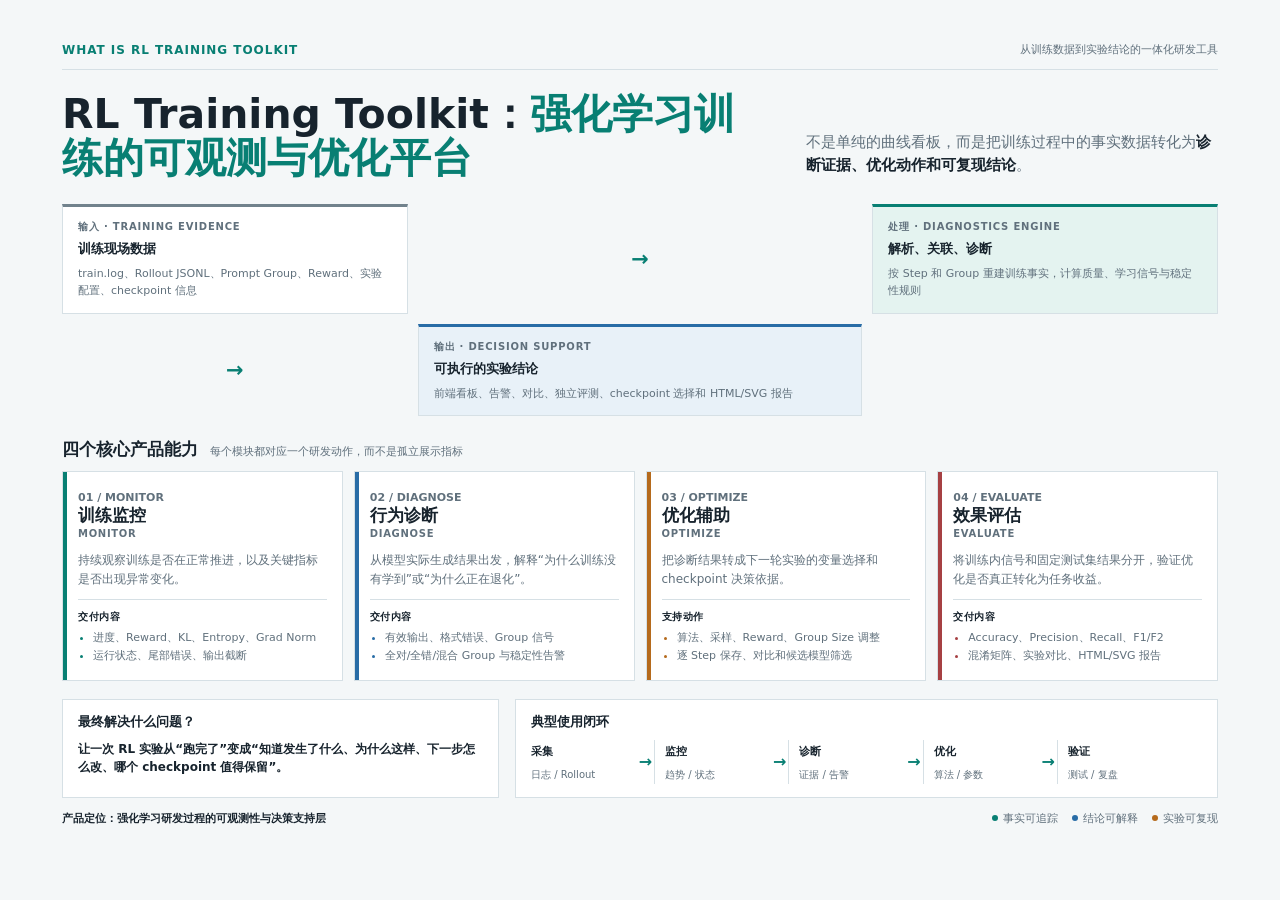
<file: ppt_like/index.html>
<!doctype html>
<html lang="zh-CN">
<head>
<meta charset="utf-8">
<meta name="viewport" content="width=device-width, initial-scale=1">
<title>RL Training Toolkit - What</title>
<style>
:root{--ink:#17232d;--muted:#60707c;--line:#d6e0e5;--paper:#f4f7f8;--white:#fff;--teal:#087f73;--teal-soft:#e4f3f0;--blue:#286ca6;--blue-soft:#e8f1f8;--orange:#b56a1c;--orange-soft:#fff1df;--red:#a64043;--red-soft:#fbe9e9}
*{box-sizing:border-box}body{margin:0;min-width:1080px;min-height:100vh;background:#dfe6e9;color:var(--ink);font-family:Inter,"Noto Sans SC","Microsoft YaHei",system-ui,sans-serif}.slide{width:min(100vw,1600px);min-height:min(100vh,900px);aspect-ratio:16/9;margin:0 auto;padding:42px 62px 36px;background:var(--paper);overflow:hidden}.topline{display:flex;align-items:center;justify-content:space-between;border-bottom:1px solid var(--line);padding-bottom:12px;margin-bottom:22px}.eyebrow{color:var(--teal);font-size:12px;font-weight:800;letter-spacing:.08em;text-transform:uppercase}.slide-tag{color:var(--muted);font-size:11px}.title-row{display:flex;align-items:flex-end;justify-content:space-between;gap:36px;margin-bottom:24px}.title-block{min-width:0}h1{margin:0;font-size:clamp(34px,3.2vw,52px);line-height:1.08;letter-spacing:0}.accent{color:var(--teal)}.definition{max-width:510px;margin:0 0 3px;color:var(--muted);font-size:15px;line-height:1.55}.definition strong{color:var(--ink)}.architecture{display:grid;grid-template-columns:1.05fr 1.35fr 1.05fr;gap:10px;align-items:stretch;margin-bottom:22px}.arch-box{min-height:81px;padding:13px 15px;border:1px solid var(--line);background:var(--white)}.arch-box h2{margin:0 0 7px;font-size:13px}.arch-box p{margin:0;color:var(--muted);font-size:11px;line-height:1.55}.arch-box.input{border-top:3px solid #71828c}.arch-box.core{border-top:3px solid var(--teal);background:var(--teal-soft)}.arch-box.output{border-top:3px solid var(--blue);background:var(--blue-soft)}.arch-label{display:block;margin-bottom:6px;color:var(--muted);font-size:10px;font-weight:800;letter-spacing:.08em;text-transform:uppercase}.arch-arrow{display:flex;align-items:center;justify-content:center;color:var(--teal);font-size:21px;font-weight:800}.capability-heading{display:flex;align-items:baseline;gap:12px;margin:0 0 10px}.capability-heading h2{margin:0;font-size:17px}.capability-heading span{color:var(--muted);font-size:11px}.capabilities{display:grid;grid-template-columns:repeat(4,1fr);gap:11px}.capability{min-height:210px;padding:14px 15px 13px;border:1px solid var(--line);background:var(--white);position:relative}.capability:before{content:"";position:absolute;left:0;top:0;bottom:0;width:4px;background:var(--teal)}.capability:nth-child(2):before{background:var(--blue)}.capability:nth-child(3):before{background:var(--orange)}.capability:nth-child(4):before{background:var(--red)}.cap-head{display:flex;justify-content:space-between;align-items:start;gap:8px;margin-bottom:11px}.cap-index{color:var(--muted);font-size:11px;font-weight:800}.cap-title{margin:0;font-size:17px;line-height:1.2}.cap-en{display:block;margin-top:3px;color:var(--muted);font-size:10px;font-weight:800;letter-spacing:.07em;text-transform:uppercase}.capability p{margin:10px 0 11px;color:var(--muted);font-size:12px;line-height:1.55}.detail{padding-top:10px;border-top:1px solid var(--line)}.detail-label{display:block;margin-bottom:5px;color:var(--ink);font-size:10px;font-weight:800;letter-spacing:.05em}.detail ul{margin:0;padding-left:15px;color:var(--muted);font-size:11px;line-height:1.6}.detail li::marker{color:var(--teal)}.capability:nth-child(2) li::marker{color:var(--blue)}.capability:nth-child(3) li::marker{color:var(--orange)}.capability:nth-child(4) li::marker{color:var(--red)}.bottom{display:grid;grid-template-columns:1.15fr 1.85fr;gap:16px;margin-top:18px}.value-box,.flow-box{border:1px solid var(--line);background:var(--white);padding:13px 15px}.value-box h2,.flow-box h2{margin:0 0 9px;font-size:13px}.value-box p{margin:0;color:var(--muted);font-size:12px;line-height:1.55}.value-box strong{color:var(--ink)}.flow{display:grid;grid-template-columns:repeat(5,1fr);gap:0}.flow-step{position:relative;padding:4px 10px 2px 0;border-right:1px solid var(--line);margin-right:10px}.flow-step:last-child{border-right:0;margin-right:0}.flow-step:not(:last-child):after{content:"→";position:absolute;right:2px;top:12px;color:var(--teal);font-weight:900}.flow-step b{display:block;font-size:11px;margin-bottom:4px}.flow-step span{color:var(--muted);font-size:10px;line-height:1.35}.footer{display:flex;justify-content:space-between;align-items:center;margin-top:13px;color:var(--muted);font-size:11px}.footer strong{color:var(--ink)}.markers{display:flex;gap:14px}.markers span:before{content:"";display:inline-block;width:6px;height:6px;margin:0 5px 1px 0;background:var(--teal);border-radius:50%}.markers span:nth-child(2):before{background:var(--blue)}.markers span:nth-child(3):before{background:var(--orange)}@media(max-width:1180px){.slide{padding:32px 42px 28px}.title-row{margin-bottom:18px}.definition{font-size:13px}.capability{min-height:200px}.capability p{font-size:11px}.detail ul{font-size:10px}.bottom{margin-top:13px}}
</style>
</head>
<body>
<main class="slide" aria-label="RL Training Toolkit 产品定义页">
  <div class="topline"><div class="eyebrow">WHAT IS RL TRAINING TOOLKIT</div><div class="slide-tag">从训练数据到实验结论的一体化研发工具</div></div>
  <div class="title-row">
    <div class="title-block"><h1>RL Training Toolkit：<span class="accent">强化学习训练的可观测与优化平台</span></h1></div>
    <p class="definition">不是单纯的曲线看板，而是把训练过程中的事实数据转化为<strong>诊断证据、优化动作和可复现结论</strong>。</p>
  </div>
  <section class="architecture" aria-label="产品架构">
    <div class="arch-box input"><span class="arch-label">输入 · Training Evidence</span><h2>训练现场数据</h2><p>train.log、Rollout JSONL、Prompt Group、Reward、实验配置、checkpoint 信息</p></div>
    <div class="arch-arrow">→</div>
    <div class="arch-box core"><span class="arch-label">处理 · Diagnostics Engine</span><h2>解析、关联、诊断</h2><p>按 Step 和 Group 重建训练事实，计算质量、学习信号与稳定性规则</p></div>
    <div class="arch-arrow">→</div>
    <div class="arch-box output"><span class="arch-label">输出 · Decision Support</span><h2>可执行的实验结论</h2><p>前端看板、告警、对比、独立评测、checkpoint 选择和 HTML/SVG 报告</p></div>
  </section>
  <div class="capability-heading"><h2>四个核心产品能力</h2><span>每个模块都对应一个研发动作，而不是孤立展示指标</span></div>
  <section class="capabilities" aria-label="四项核心能力">
    <article class="capability"><div class="cap-head"><div><span class="cap-index">01 / MONITOR</span><h3 class="cap-title">训练监控<span class="cap-en">Monitor</span></h3></div></div><p>持续观察训练是否在正常推进，以及关键指标是否出现异常变化。</p><div class="detail"><span class="detail-label">交付内容</span><ul><li>进度、Reward、KL、Entropy、Grad Norm</li><li>运行状态、尾部错误、输出截断</li></ul></div></article>
    <article class="capability"><div class="cap-head"><div><span class="cap-index">02 / DIAGNOSE</span><h3 class="cap-title">行为诊断<span class="cap-en">Diagnose</span></h3></div></div><p>从模型实际生成结果出发，解释“为什么训练没有学到”或“为什么正在退化”。</p><div class="detail"><span class="detail-label">交付内容</span><ul><li>有效输出、格式错误、Group 信号</li><li>全对/全错/混合 Group 与稳定性告警</li></ul></div></article>
    <article class="capability"><div class="cap-head"><div><span class="cap-index">03 / OPTIMIZE</span><h3 class="cap-title">优化辅助<span class="cap-en">Optimize</span></h3></div></div><p>把诊断结果转成下一轮实验的变量选择和 checkpoint 决策依据。</p><div class="detail"><span class="detail-label">支持动作</span><ul><li>算法、采样、Reward、Group Size 调整</li><li>逐 Step 保存、对比和候选模型筛选</li></ul></div></article>
    <article class="capability"><div class="cap-head"><div><span class="cap-index">04 / EVALUATE</span><h3 class="cap-title">效果评估<span class="cap-en">Evaluate</span></h3></div></div><p>将训练内信号和固定测试集结果分开，验证优化是否真正转化为任务收益。</p><div class="detail"><span class="detail-label">交付内容</span><ul><li>Accuracy、Precision、Recall、F1/F2</li><li>混淆矩阵、实验对比、HTML/SVG 报告</li></ul></div></article>
  </section>
  <section class="bottom">
    <div class="value-box"><h2>最终解决什么问题？</h2><p><strong>让一次 RL 实验从“跑完了”变成“知道发生了什么、为什么这样、下一步怎么改、哪个 checkpoint 值得保留”。</strong></p></div>
    <div class="flow-box"><h2>典型使用闭环</h2><div class="flow"><div class="flow-step"><b>采集</b><span>日志 / Rollout</span></div><div class="flow-step"><b>监控</b><span>趋势 / 状态</span></div><div class="flow-step"><b>诊断</b><span>证据 / 告警</span></div><div class="flow-step"><b>优化</b><span>算法 / 参数</span></div><div class="flow-step"><b>验证</b><span>测试 / 复盘</span></div></div></div>
  </section>
  <div class="footer"><strong>产品定位：强化学习研发过程的可观测性与决策支持层</strong><div class="markers"><span>事实可追踪</span><span>结论可解释</span><span>实验可复现</span></div></div>
</main>
</body>
</html>
</file>
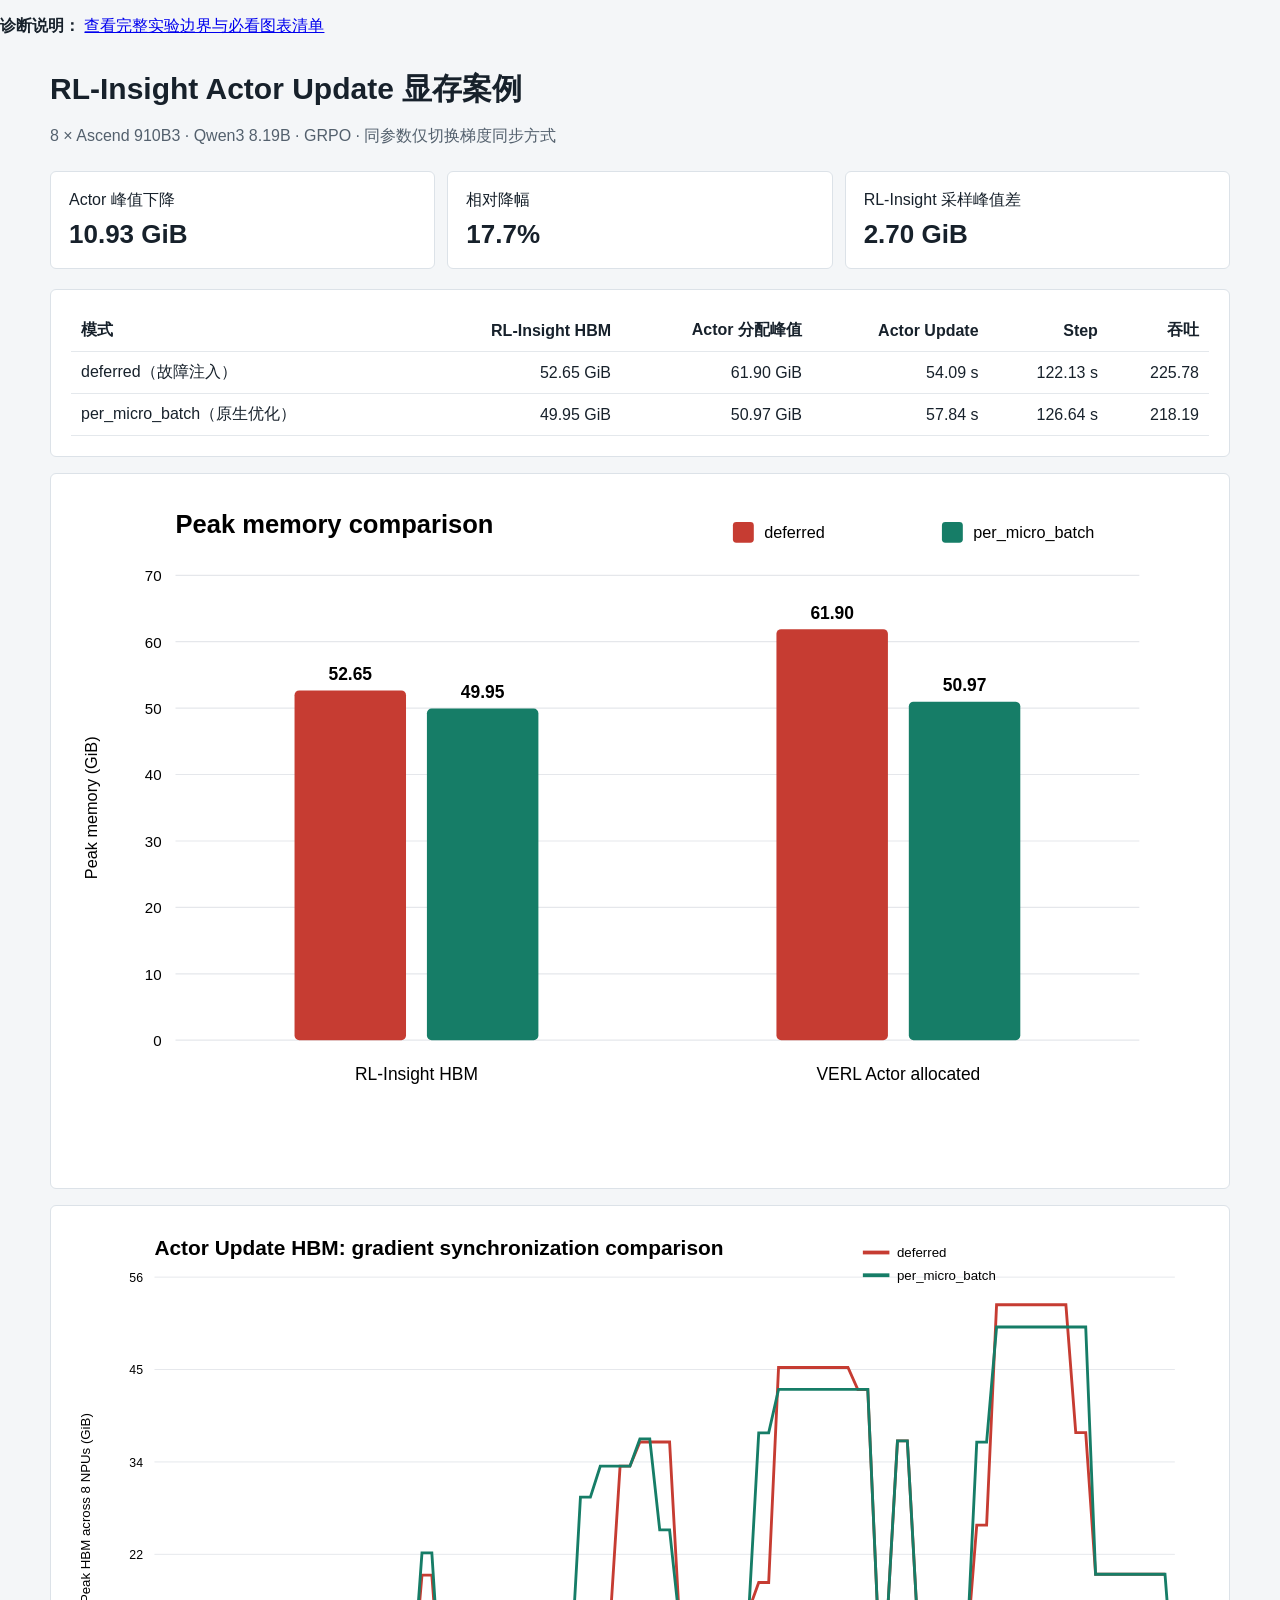
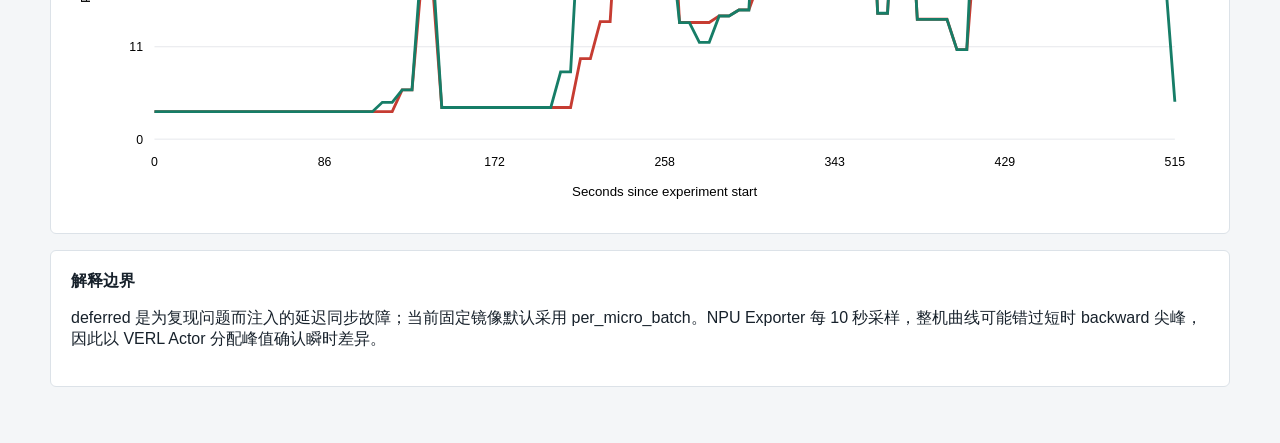
<file: docs/rl_insight/results/index.html>
<!doctype html>
<html lang="zh-CN">
<head>
  <meta charset="utf-8">
  <meta name="viewport" content="width=device-width, initial-scale=1">
  <title>RL-Insight Actor Update 显存案例</title>
  <style>
    body { margin: 0; font-family: Arial, sans-serif; color: #17212b; background: #f4f6f8; }
    main { width: min(1180px, calc(100% - 40px)); margin: 32px auto 56px; }
    h1 { font-size: 30px; margin: 0 0 8px; }
    .note { color: #53606d; margin-bottom: 24px; }
    .summary { display: grid; grid-template-columns: repeat(3, 1fr); gap: 12px; margin-bottom: 20px; }
    .metric { background: #fff; border: 1px solid #dce2e8; border-radius: 6px; padding: 18px; }
    .metric strong { display: block; font-size: 26px; margin-top: 8px; }
    section { background: #fff; border: 1px solid #dce2e8; border-radius: 6px; padding: 20px; margin-top: 16px; }
    img { display: block; width: 100%; height: auto; }
    table { width: 100%; border-collapse: collapse; }
    th, td { padding: 10px; border-bottom: 1px solid #e4e8ec; text-align: right; }
    th:first-child, td:first-child { text-align: left; }
    @media (max-width: 760px) { .summary { grid-template-columns: 1fr; } main { width: min(100% - 20px, 1180px); } }
  </style>
</head>
<body>
<p><strong>诊断说明：</strong> <a href="RL_INSIGHT_GRAD_SYNC_CASE_REPORT.md">查看完整实验边界与必看图表清单</a></p><main>
  <h1>RL-Insight Actor Update 显存案例</h1>
  <p class="note">8 × Ascend 910B3 · Qwen3 8.19B · GRPO · 同参数仅切换梯度同步方式</p>
  <div class="summary">
    <div class="metric">Actor 峰值下降<strong>10.93 GiB</strong></div>
    <div class="metric">相对降幅<strong>17.7%</strong></div>
    <div class="metric">RL-Insight 采样峰值差<strong>2.70 GiB</strong></div>
  </div>
  <section><table>
    <thead><tr><th>模式</th><th>RL-Insight HBM</th><th>Actor 分配峰值</th><th>Actor Update</th><th>Step</th><th>吞吐</th></tr></thead>
    <tbody>
      <tr><td>deferred（故障注入）</td><td>52.65 GiB</td><td>61.90 GiB</td><td>54.09 s</td><td>122.13 s</td><td>225.78</td></tr>
      <tr><td>per_micro_batch（原生优化）</td><td>49.95 GiB</td><td>50.97 GiB</td><td>57.84 s</td><td>126.64 s</td><td>218.19</td></tr>
    </tbody>
  </table></section>
  <section><img src="peak_memory_comparison.svg" alt="Peak memory comparison"></section>
  <section><img src="hbm_timeline.svg" alt="HBM timeline"></section>
  <section><strong>解释边界</strong><p>deferred 是为复现问题而注入的延迟同步故障；当前固定镜像默认采用 per_micro_batch。NPU Exporter 每 10 秒采样，整机曲线可能错过短时 backward 尖峰，因此以 VERL Actor 分配峰值确认瞬时差异。</p></section>
</main></body></html>
</file>
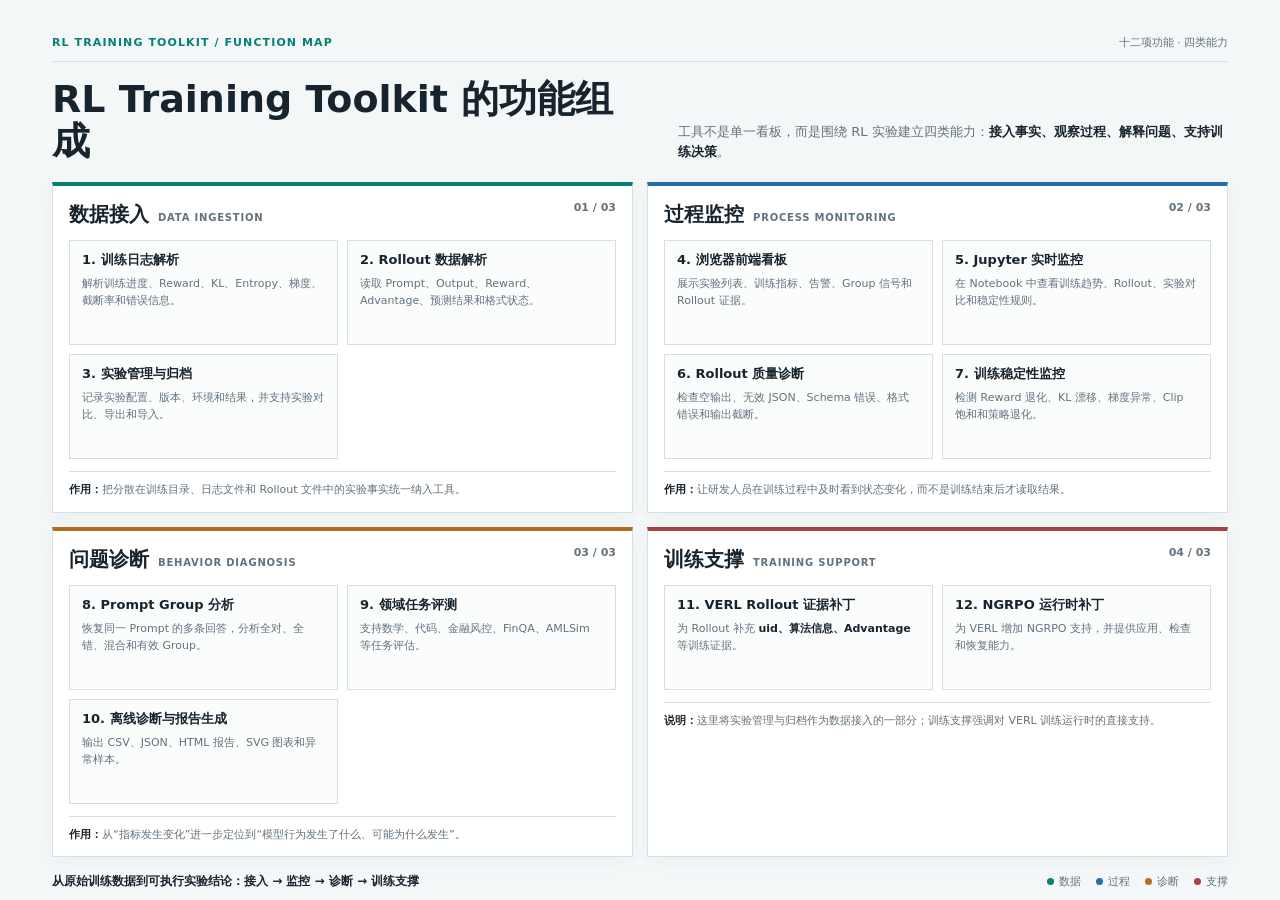
<file: ppt_like/function_map.html>
<!doctype html>
<html lang="zh-CN">
<head>
<meta charset="utf-8">
<meta name="viewport" content="width=device-width, initial-scale=1">
<title>RL Training Toolkit - Function Map</title>
<style>
:root{--ink:#18242d;--muted:#62727d;--line:#d5e0e5;--paper:#f4f7f8;--white:#fff;--teal:#087f73;--teal-soft:#e7f4f1;--blue:#286da8;--blue-soft:#e8f1f8;--orange:#b56b1c;--orange-soft:#fff1df;--red:#a44144;--red-soft:#fbe9e9}
*{box-sizing:border-box}body{margin:0;min-width:1180px;background:#dfe7ea;color:var(--ink);font-family:Inter,"Noto Sans SC","Microsoft YaHei",system-ui,sans-serif}.slide{width:min(100vw,1680px);min-height:min(100vh,945px);aspect-ratio:16/9;margin:auto;padding:35px 52px 30px;background:var(--paper);overflow:hidden}.topline{display:flex;justify-content:space-between;align-items:center;border-bottom:1px solid var(--line);padding-bottom:11px;margin-bottom:17px}.eyebrow{color:var(--teal);font-size:11px;font-weight:800;letter-spacing:.1em;text-transform:uppercase}.tag{color:var(--muted);font-size:11px}.title-row{display:flex;justify-content:space-between;align-items:end;gap:35px;margin-bottom:19px}h1{margin:0;font-size:38px;line-height:1.1;letter-spacing:0}.title-row p{max-width:550px;margin:0;color:var(--muted);font-size:13px;line-height:1.55}.title-row strong{color:var(--ink)}.grid{display:grid;grid-template-columns:repeat(2,1fr);gap:14px}.block{border:1px solid var(--line);background:var(--white);padding:15px 16px 14px;min-height:310px;box-shadow:0 5px 16px rgba(35,60,70,.04)}.block.data{border-top:4px solid var(--teal)}.block.monitor{border-top:4px solid var(--blue)}.block.diagnose{border-top:4px solid var(--orange)}.block.support{border-top:4px solid var(--red)}.block-head{display:flex;justify-content:space-between;align-items:start;margin-bottom:12px}.block-title{display:flex;align-items:baseline;gap:9px}.block-title h2{margin:0;font-size:20px}.block-title span{color:var(--muted);font-size:10px;font-weight:800;letter-spacing:.08em;text-transform:uppercase}.block-no{color:var(--muted);font-size:11px;font-weight:800}.items{display:grid;grid-template-columns:repeat(2,1fr);gap:9px}.item{padding:11px 12px;border:1px solid var(--line);background:#fbfcfc;min-height:105px}.item h3{margin:0 0 7px;font-size:13px;line-height:1.25}.item p{margin:0;color:var(--muted);font-size:11px;line-height:1.55}.item p strong{color:var(--ink);font-weight:700}.block-note{margin:12px 0 0;padding-top:10px;border-top:1px solid var(--line);color:var(--muted);font-size:11px;line-height:1.45}.block-note b{color:var(--ink)}.footer{display:flex;align-items:center;justify-content:space-between;margin-top:16px;color:var(--muted);font-size:11px}.footer strong{color:var(--ink);font-size:12px}.legend{display:flex;gap:15px}.legend span:before{content:"";display:inline-block;width:7px;height:7px;margin-right:5px;background:var(--teal);border-radius:50%}.legend span:nth-child(2):before{background:var(--blue)}.legend span:nth-child(3):before{background:var(--orange)}.legend span:nth-child(4):before{background:var(--red)}@media(max-width:1250px){.slide{padding:27px 36px 23px}.block{min-height:295px;padding:12px}.item{min-height:98px;padding:9px}.item p{font-size:10px}}
</style>
</head>
<body>
<main class="slide" aria-label="RL Training Toolkit 十二项功能分类">
  <div class="topline"><div class="eyebrow">RL TRAINING TOOLKIT / FUNCTION MAP</div><div class="tag">十二项功能 · 四类能力</div></div>
  <div class="title-row"><h1>RL Training Toolkit 的功能组成</h1><p>工具不是单一看板，而是围绕 RL 实验建立四类能力：<strong>接入事实、观察过程、解释问题、支持训练决策</strong>。</p></div>
  <section class="grid">
    <article class="block data">
      <div class="block-head"><div class="block-title"><h2>数据接入</h2><span>Data Ingestion</span></div><span class="block-no">01 / 03</span></div>
      <div class="items">
        <div class="item"><h3>1. 训练日志解析</h3><p>解析训练进度、Reward、KL、Entropy、梯度、截断率和错误信息。</p></div>
        <div class="item"><h3>2. Rollout 数据解析</h3><p>读取 Prompt、Output、Reward、Advantage、预测结果和格式状态。</p></div>
        <div class="item"><h3>3. 实验管理与归档</h3><p>记录实验配置、版本、环境和结果，并支持实验对比、导出和导入。</p></div>
      </div>
      <p class="block-note"><b>作用：</b>把分散在训练目录、日志文件和 Rollout 文件中的实验事实统一纳入工具。</p>
    </article>

    <article class="block monitor">
      <div class="block-head"><div class="block-title"><h2>过程监控</h2><span>Process Monitoring</span></div><span class="block-no">02 / 03</span></div>
      <div class="items">
        <div class="item"><h3>4. 浏览器前端看板</h3><p>展示实验列表、训练指标、告警、Group 信号和 Rollout 证据。</p></div>
        <div class="item"><h3>5. Jupyter 实时监控</h3><p>在 Notebook 中查看训练趋势、Rollout、实验对比和稳定性规则。</p></div>
        <div class="item"><h3>6. Rollout 质量诊断</h3><p>检查空输出、无效 JSON、Schema 错误、格式错误和输出截断。</p></div>
        <div class="item"><h3>7. 训练稳定性监控</h3><p>检测 Reward 退化、KL 漂移、梯度异常、Clip 饱和和策略退化。</p></div>
      </div>
      <p class="block-note"><b>作用：</b>让研发人员在训练过程中及时看到状态变化，而不是训练结束后才读取结果。</p>
    </article>

    <article class="block diagnose">
      <div class="block-head"><div class="block-title"><h2>问题诊断</h2><span>Behavior Diagnosis</span></div><span class="block-no">03 / 03</span></div>
      <div class="items">
        <div class="item"><h3>8. Prompt Group 分析</h3><p>恢复同一 Prompt 的多条回答，分析全对、全错、混合和有效 Group。</p></div>
        <div class="item"><h3>9. 领域任务评测</h3><p>支持数学、代码、金融风控、FinQA、AMLSim 等任务评估。</p></div>
        <div class="item"><h3>10. 离线诊断与报告生成</h3><p>输出 CSV、JSON、HTML 报告、SVG 图表和异常样本。</p></div>
      </div>
      <p class="block-note"><b>作用：</b>从“指标发生变化”进一步定位到“模型行为发生了什么、可能为什么发生”。</p>
    </article>

    <article class="block support">
      <div class="block-head"><div class="block-title"><h2>训练支撑</h2><span>Training Support</span></div><span class="block-no">04 / 03</span></div>
      <div class="items">
        <div class="item"><h3>11. VERL Rollout 证据补丁</h3><p>为 Rollout 补充 <strong>uid、算法信息、Advantage</strong> 等训练证据。</p></div>
        <div class="item"><h3>12. NGRPO 运行时补丁</h3><p>为 VERL 增加 NGRPO 支持，并提供应用、检查和恢复能力。</p></div>
      </div>
      <p class="block-note"><b>说明：</b>这里将实验管理与归档作为数据接入的一部分；训练支撑强调对 VERL 训练运行时的直接支持。</p>
    </article>
  </section>
  <div class="footer"><strong>从原始训练数据到可执行实验结论：接入 → 监控 → 诊断 → 训练支撑</strong><div class="legend"><span>数据</span><span>过程</span><span>诊断</span><span>支撑</span></div></div>
</main>
</body>
</html>
</file>
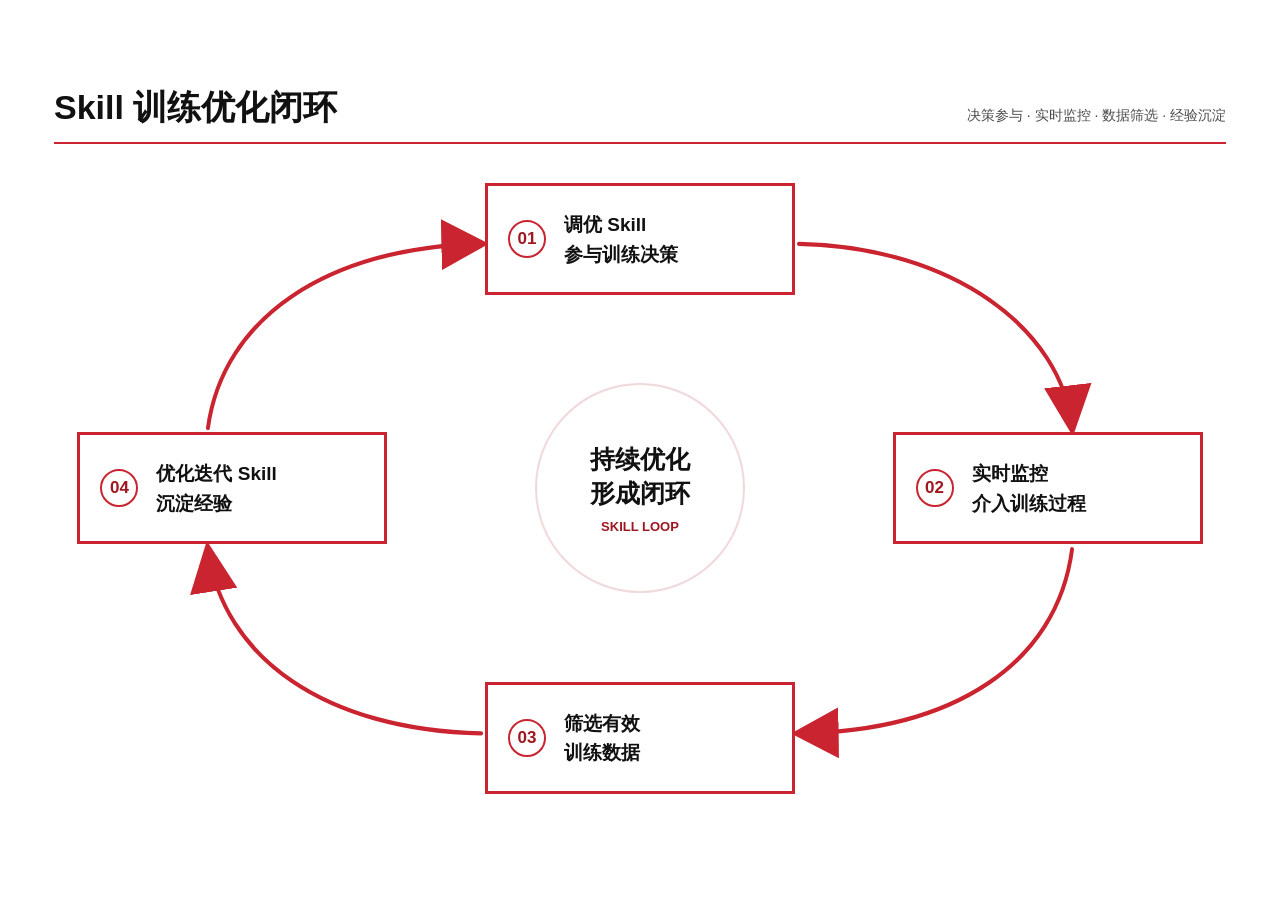
<file: ppt_like/skill_closed_loop.html>
<!doctype html>
<html lang="zh-CN">
<head>
<meta charset="utf-8">
<meta name="viewport" content="width=device-width, initial-scale=1">
<title>Skill 训练优化闭环</title>
<style>
:root {
  --red: #c9242f;
  --red-dark: #9f1720;
  --ink: #111111;
  --paper: #ffffff;
  --line-soft: #f1d8da;
}

* { box-sizing: border-box; }

html,
body {
  margin: 0;
  min-height: 100%;
  background: var(--paper);
  color: var(--ink);
  font-family: "Noto Sans SC", "Microsoft YaHei", Arial, sans-serif;
}

body {
  min-height: 100vh;
  display: grid;
  place-items: center;
}

.canvas {
  width: min(100vw, 1440px);
  min-height: min(100vh, 810px);
  aspect-ratio: 16 / 9;
  padding: 42px 54px;
  display: flex;
  flex-direction: column;
  background: #ffffff;
  overflow: hidden;
}

.header {
  display: flex;
  align-items: flex-end;
  justify-content: space-between;
  gap: 32px;
  padding-bottom: 14px;
  border-bottom: 2px solid var(--red);
}

h1 {
  margin: 0;
  font-size: 34px;
  line-height: 1.2;
  letter-spacing: 0;
  font-weight: 800;
}

.header-note {
  margin: 0 0 3px;
  font-size: 14px;
  color: #4b4b4b;
  white-space: nowrap;
}

.diagram {
  position: relative;
  flex: 1;
  width: min(100%, 1180px);
  margin: 20px auto 0;
  min-height: 610px;
}

.arrows {
  position: absolute;
  inset: 0;
  width: 100%;
  height: 100%;
  overflow: visible;
}

.arrow-path {
  fill: none;
  stroke: var(--red);
  stroke-width: 4;
  stroke-linecap: round;
  marker-end: url(#arrowhead);
}

.node {
  position: absolute;
  width: 310px;
  min-height: 112px;
  padding: 21px 24px 20px 76px;
  display: flex;
  align-items: center;
  background: #ffffff;
  border: 3px solid var(--red);
  color: var(--ink);
}

.node-number {
  position: absolute;
  left: 20px;
  top: 50%;
  width: 38px;
  height: 38px;
  transform: translateY(-50%);
  display: grid;
  place-items: center;
  border: 2px solid var(--red);
  border-radius: 50%;
  color: var(--red-dark);
  background: #ffffff;
  font-size: 17px;
  font-weight: 800;
}

.node p {
  margin: 0;
  font-size: 19px;
  line-height: 1.55;
  font-weight: 700;
}

.node-1 { left: 50%; top: 3%; transform: translateX(-50%); }
.node-2 { right: 2%; top: 50%; transform: translateY(-50%); }
.node-3 { left: 50%; bottom: 3%; transform: translateX(-50%); }
.node-4 { left: 2%; top: 50%; transform: translateY(-50%); }

.center {
  position: absolute;
  left: 50%;
  top: 50%;
  width: 210px;
  height: 210px;
  transform: translate(-50%, -50%);
  display: grid;
  place-items: center;
  text-align: center;
  border: 2px solid var(--line-soft);
  border-radius: 50%;
  background: #ffffff;
}

.center strong {
  display: block;
  font-size: 25px;
  line-height: 1.35;
}

.center span {
  display: block;
  margin-top: 8px;
  color: var(--red-dark);
  font-size: 13px;
  font-weight: 700;
}

@media (max-width: 900px) {
  .canvas {
    width: 100%;
    min-height: 100vh;
    aspect-ratio: auto;
    padding: 28px 20px;
  }

  .header { align-items: flex-start; }
  h1 { font-size: 27px; }
  .header-note { display: none; }

  .diagram {
    min-height: 720px;
    margin-top: 18px;
  }

  .node {
    width: 250px;
    min-height: 102px;
    padding: 16px 18px 16px 64px;
  }

  .node p { font-size: 16px; }
  .node-number { left: 15px; }
  .center { width: 150px; height: 150px; }
  .center strong { font-size: 20px; }
}
</style>
</head>
<body>
<main class="canvas" aria-labelledby="page-title">
  <header class="header">
    <h1 id="page-title">Skill 训练优化闭环</h1>
    <p class="header-note">决策参与 · 实时监控 · 数据筛选 · 经验沉淀</p>
  </header>

  <section class="diagram" aria-label="由四个节点构成的 Skill 训练优化闭环">
    <svg class="arrows" viewBox="0 0 1180 610" preserveAspectRatio="none" aria-hidden="true">
      <defs>
        <marker id="arrowhead" markerWidth="12" markerHeight="12" refX="10" refY="6" orient="auto" markerUnits="strokeWidth">
          <path d="M 0 0 L 12 6 L 0 12 Z" fill="#c9242f"></path>
        </marker>
      </defs>
      <path class="arrow-path" d="M 750 75 C 905 78, 1015 155, 1025 248"></path>
      <path class="arrow-path" d="M 1025 362 C 1010 470, 905 533, 750 535"></path>
      <path class="arrow-path" d="M 430 535 C 275 532, 170 465, 155 362"></path>
      <path class="arrow-path" d="M 155 248 C 170 145, 275 78, 430 75"></path>
    </svg>

    <article class="node node-1">
      <span class="node-number">01</span>
      <p>调优 Skill<br>参与训练决策</p>
    </article>

    <article class="node node-2">
      <span class="node-number">02</span>
      <p>实时监控<br>介入训练过程</p>
    </article>

    <article class="node node-3">
      <span class="node-number">03</span>
      <p>筛选有效<br>训练数据</p>
    </article>

    <article class="node node-4">
      <span class="node-number">04</span>
      <p>优化迭代 Skill<br>沉淀经验</p>
    </article>

    <div class="center" aria-hidden="true">
      <div>
        <strong>持续优化<br>形成闭环</strong>
        <span>SKILL LOOP</span>
      </div>
    </div>
  </section>
</main>
</body>
</html>
</file>
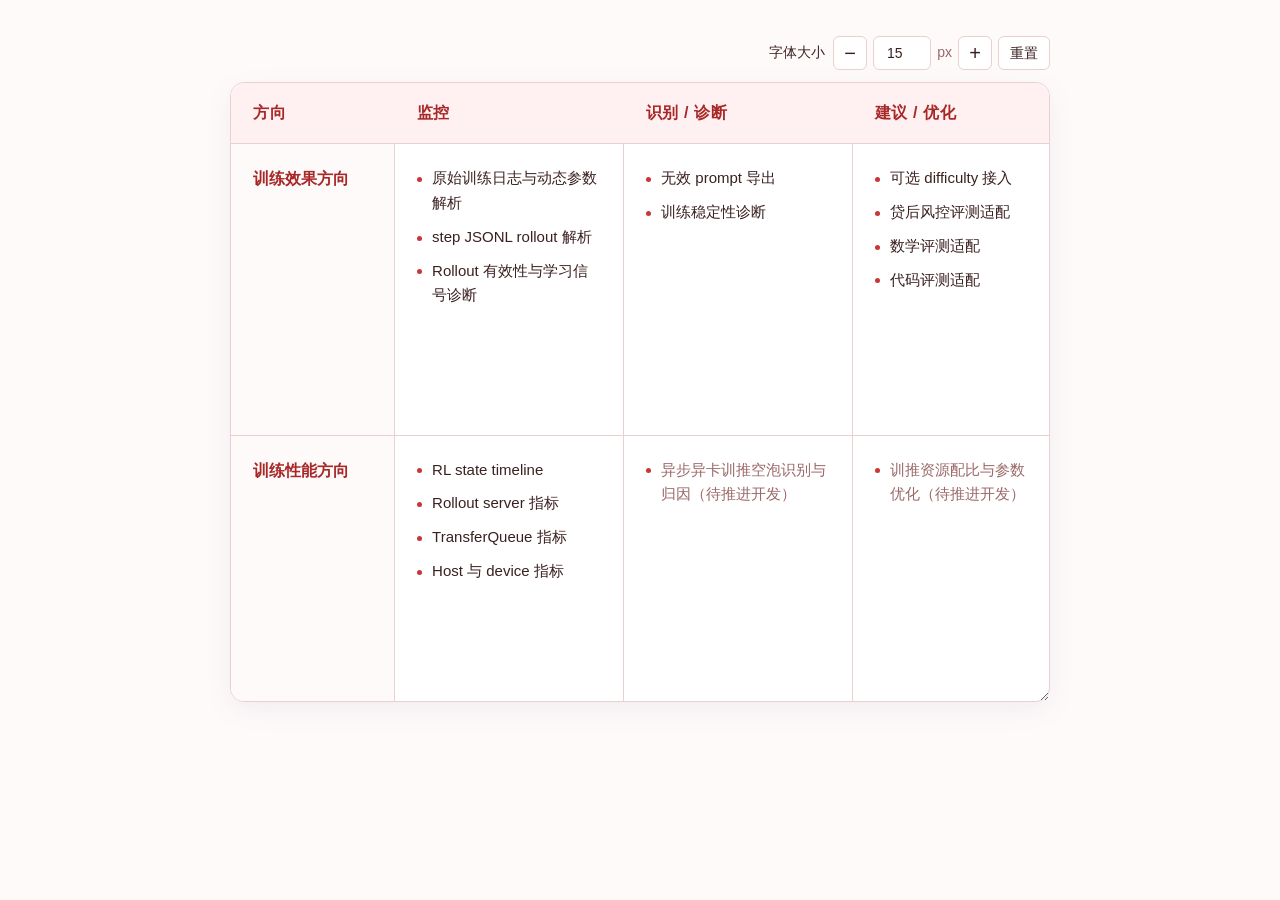
<file: ppt_like/training_direction_table.html>
<!DOCTYPE html>
<html lang="zh-CN">
<head>
  <meta charset="UTF-8" />
  <meta name="viewport" content="width=device-width, initial-scale=1.0" />
  <title>训练方向监控与优化</title>
  <style>
    :root {
      --ink: #3b2020;
      --muted: #9a6868;
      --line: #ead0d0;
      --header: #fff1f1;
      --accent: #c93636;
      --canvas: #fffafa;
      --card: #ffffff;
      --table-font-size: 15px;
    }

    * { box-sizing: border-box; }

    body {
      margin: 0;
      min-width: 320px;
      background: var(--canvas);
      color: var(--ink);
      font-family: "PingFang SC", "Microsoft YaHei", "Noto Sans CJK SC", Arial, sans-serif;
      line-height: 1.65;
    }

    .page {
      width: min(820px, calc(100% - 32px));
      margin: 36px auto;
    }

    .toolbar {
      display: flex;
      align-items: center;
      justify-content: flex-end;
      gap: 8px;
      margin-bottom: 12px;
      color: var(--ink);
      font-size: 14px;
    }

    .font-size-control {
      display: inline-flex;
      align-items: center;
      gap: 6px;
    }

    .font-size-control button,
    .font-size-control input {
      height: 34px;
      border: 1px solid var(--line);
      background: var(--card);
      color: var(--ink);
      font: inherit;
    }

    .font-size-control button {
      display: inline-grid;
      width: 34px;
      padding: 0;
      place-items: center;
      border-radius: 6px;
      cursor: pointer;
      font-size: 20px;
      line-height: 1;
    }

    .font-size-control button:hover { border-color: var(--accent); }

    .font-size-control button:focus-visible,
    .font-size-control input:focus-visible {
      outline: 2px solid rgba(201, 54, 54, 0.28);
      outline-offset: 2px;
    }

    .font-size-control input {
      width: 58px;
      padding: 0 6px;
      border-radius: 6px;
      text-align: center;
    }

    .font-size-control .reset-button {
      width: auto;
      padding: 0 11px;
      font-size: 14px;
    }

    .font-size-unit { color: var(--muted); }

    .table-card {
      overflow: auto;
      width: 820px;
      height: 620px;
      min-width: 560px;
      min-height: 460px;
      max-width: calc(100vw - 32px);
      max-height: calc(100vh - 48px);
      resize: both;
      background: var(--card);
      border: 1px solid var(--line);
      border-radius: 14px;
      box-shadow: 0 8px 28px rgba(48, 71, 94, 0.07);
    }

    table {
      width: 100%;
      border-collapse: collapse;
      table-layout: fixed;
      font-size: var(--table-font-size);
      height: 100%;
    }

    thead th {
      padding: 17px 22px;
      color: #a82828;
      background: var(--header);
      border-bottom: 1px solid var(--line);
      font-size: calc(var(--table-font-size) + 1px);
      font-weight: 650;
      letter-spacing: 0.04em;
      text-align: left;
    }

    thead th:first-child { width: 20%; }
    thead th:nth-child(2) { width: 28%; }
    thead th:nth-child(3) { width: 28%; }
    thead th:nth-child(4) { width: 24%; }

    tbody th,
    tbody td {
      padding: 22px;
      vertical-align: top;
      border-bottom: 1px solid var(--line);
      text-align: left;
    }

    tbody tr:last-child th,
    tbody tr:last-child td { border-bottom: 0; }

    tbody th {
      color: #a82828;
      background: #fffafa;
      font-size: calc(var(--table-font-size) + 1px);
      font-weight: 650;
    }

    tbody td + td,
    tbody th + td { border-left: 1px solid var(--line); }

    .items {
      display: grid;
      gap: 9px;
    }

    .item {
      position: relative;
      padding-left: 15px;
      color: var(--ink);
    }

    .item::before {
      position: absolute;
      top: 0.72em;
      left: 0;
      width: 5px;
      height: 5px;
      background: var(--accent);
      border-radius: 50%;
      content: "";
    }

    .item.muted {
      color: var(--muted);
    }

    @media (max-width: 820px) {
      .page { width: min(100% - 24px, 680px); margin: 24px auto; }
      .toolbar { justify-content: flex-start; }
      .table-card { overflow-x: auto; }
      table { min-width: 760px; }
      thead th, tbody th, tbody td { padding: 16px; }
      .table-card { min-width: 0; width: calc(100vw - 24px); height: 620px; }
    }
  </style>
</head>
<body>
  <main class="page">
    <div class="toolbar" role="toolbar" aria-label="表格显示设置">
      <span id="font-size-label">字体大小</span>
      <div class="font-size-control" aria-labelledby="font-size-label">
        <button type="button" id="decrease-font" title="减小字体" aria-label="减小字体">−</button>
        <input
          type="number"
          id="font-size-input"
          min="10"
          max="28"
          step="1"
          value="15"
          aria-label="字体大小（像素）"
        />
        <span class="font-size-unit">px</span>
        <button type="button" id="increase-font" title="增大字体" aria-label="增大字体">+</button>
        <button type="button" id="reset-font" class="reset-button">重置</button>
      </div>
    </div>
    <section class="table-card" aria-label="训练方向监控与优化表格" title="可拖动右下角调整表格宽高">
      <table>
        <thead>
          <tr>
            <th scope="col">方向</th>
            <th scope="col">监控</th>
            <th scope="col">识别 / 诊断</th>
            <th scope="col">建议 / 优化</th>
          </tr>
        </thead>
        <tbody>
          <tr>
            <th scope="row">训练效果方向</th>
            <td>
              <div class="items">
                <div class="item">原始训练日志与动态参数解析</div>
                <div class="item">step JSONL rollout 解析</div>
                <div class="item">Rollout 有效性与学习信号诊断</div>
              </div>
            </td>
            <td>
              <div class="items">
                <div class="item">无效 prompt 导出</div>
                <div class="item">训练稳定性诊断</div>
              </div>
            </td>
            <td>
              <div class="items">
                <div class="item">可选 difficulty 接入</div>
                <div class="item">贷后风控评测适配</div>
                <div class="item">数学评测适配</div>
                <div class="item">代码评测适配</div>
              </div>
            </td>
          </tr>
          <tr>
            <th scope="row">训练性能方向</th>
            <td>
              <div class="items">
                <div class="item">RL state timeline</div>
                <div class="item">Rollout server 指标</div>
                <div class="item">TransferQueue 指标</div>
                <div class="item">Host 与 device 指标</div>
              </div>
            </td>
            <td>
              <div class="items">
                <div class="item muted">异步异卡训推空泡识别与归因（待推进开发）</div>
              </div>
            </td>
            <td>
              <div class="items">
                <div class="item muted">训推资源配比与参数优化（待推进开发）</div>
              </div>
            </td>
          </tr>
        </tbody>
      </table>
    </section>
  </main>
  <script>
    const defaultFontSize = 15;
    const minFontSize = 10;
    const maxFontSize = 28;
    const storageKey = "training-direction-table-font-size";
    const fontSizeInput = document.getElementById("font-size-input");

    function setFontSize(value) {
      const parsedValue = Number.parseInt(value, 10);
      const safeValue = Number.isFinite(parsedValue) ? parsedValue : defaultFontSize;
      const fontSize = Math.min(maxFontSize, Math.max(minFontSize, safeValue));

      document.documentElement.style.setProperty("--table-font-size", `${fontSize}px`);
      fontSizeInput.value = fontSize;
      localStorage.setItem(storageKey, fontSize);
    }

    fontSizeInput.addEventListener("input", () => {
      if (fontSizeInput.value !== "") setFontSize(fontSizeInput.value);
    });
    fontSizeInput.addEventListener("change", () => setFontSize(fontSizeInput.value));
    document.getElementById("decrease-font").addEventListener("click", () => {
      setFontSize(Number(fontSizeInput.value) - 1);
    });
    document.getElementById("increase-font").addEventListener("click", () => {
      setFontSize(Number(fontSizeInput.value) + 1);
    });
    document.getElementById("reset-font").addEventListener("click", () => {
      setFontSize(defaultFontSize);
    });

    setFontSize(localStorage.getItem(storageKey) || defaultFontSize);
  </script>
</body>
</html>
</file>
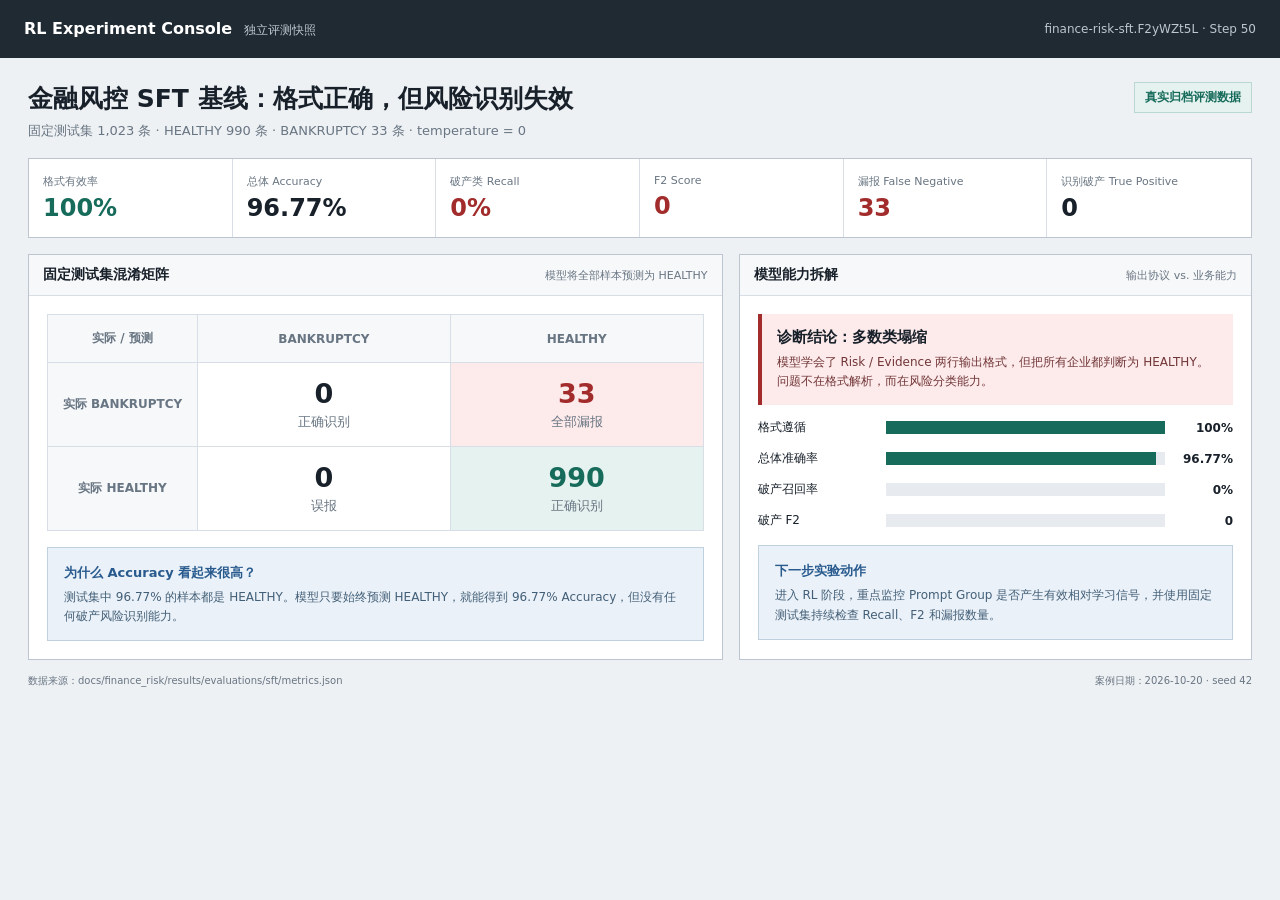
<file: src/rl_diagnostics/web/finance-risk-sft-baseline.html>
<!doctype html>
<html lang="zh-CN">
<head>
<meta charset="utf-8"><meta name="viewport" content="width=device-width, initial-scale=1">
<title>金融风控 SFT 基线评测</title>
<style>
:root{--bg:#eef1f4;--surface:#fff;--subtle:#f7f8fa;--line:#d8dee5;--ink:#18202a;--muted:#687582;--teal:#176b5b;--teal-soft:#e5f2ef;--red:#a22b2b;--red-soft:#fdeaea;--blue:#285a8e;--blue-soft:#eaf1f8}*{box-sizing:border-box}body{margin:0;background:var(--bg);color:var(--ink);font-family:Inter,"Noto Sans SC","Microsoft YaHei",system-ui,sans-serif}.topbar{height:58px;display:flex;align-items:center;justify-content:space-between;padding:0 24px;background:#202a33;color:#fff}.brand{display:flex;align-items:baseline;gap:12px}.brand strong{font-size:16px}.brand span,.source{color:#bdc7cf;font-size:12px}main{max-width:1420px;margin:0 auto;padding:24px 28px 38px}.heading{display:flex;justify-content:space-between;align-items:flex-start;gap:24px;margin-bottom:18px}h1{margin:0;font-size:25px;letter-spacing:0}.heading p{margin:7px 0 0;color:var(--muted);font-size:13px}.badge{padding:6px 10px;border:1px solid #b9d8d1;background:var(--teal-soft);color:var(--teal);font-size:12px;font-weight:700}.metrics{display:grid;grid-template-columns:repeat(6,1fr);border:1px solid #bcc5d0;background:var(--surface);margin-bottom:16px}.metric{min-width:0;padding:15px 14px;border-right:1px solid var(--line)}.metric:last-child{border-right:0}.metric span{display:block;color:var(--muted);font-size:11px}.metric strong{display:block;margin-top:5px;font-size:24px}.metric.danger strong{color:var(--red)}.metric.good strong{color:var(--teal)}.layout{display:grid;grid-template-columns:1.15fr .85fr;gap:16px}.panel{border:1px solid #bcc5d0;background:var(--surface)}.panel-head{display:flex;justify-content:space-between;align-items:center;padding:11px 14px;border-bottom:1px solid var(--line);background:var(--subtle)}.panel-head h2{margin:0;font-size:14px}.panel-head span{color:var(--muted);font-size:11px}.panel-body{padding:18px}.matrix{display:grid;grid-template-columns:150px repeat(2,minmax(150px,1fr));border-left:1px solid var(--line);border-top:1px solid var(--line)}.cell{min-height:84px;display:flex;flex-direction:column;align-items:center;justify-content:center;border-right:1px solid var(--line);border-bottom:1px solid var(--line);background:#fff}.cell.header{min-height:48px;background:var(--subtle);color:var(--muted);font-size:12px;font-weight:700}.cell strong{font-size:27px}.cell small{margin-top:4px;color:var(--muted)}.cell.correct{background:var(--teal-soft);color:var(--teal)}.cell.missed{background:var(--red-soft);color:var(--red)}.finding{padding:14px 15px;border-left:4px solid var(--red);background:var(--red-soft);margin-bottom:14px}.finding strong{display:block;margin-bottom:6px;font-size:15px}.finding p{margin:0;color:#713638;font-size:12px;line-height:1.6}.bars{display:grid;gap:14px}.bar-row{display:grid;grid-template-columns:118px 1fr 58px;align-items:center;gap:10px;font-size:12px}.track{height:13px;background:#e7ebef;overflow:hidden}.fill{height:100%;background:var(--teal)}.fill.red{background:var(--red)}.bar-row b{text-align:right}.callout{margin-top:16px;padding:14px 16px;border:1px solid #bfd0df;background:var(--blue-soft)}.callout strong{color:var(--blue);font-size:13px}.callout p{margin:6px 0 0;color:#435f77;font-size:12px;line-height:1.6}footer{display:flex;justify-content:space-between;margin-top:14px;color:var(--muted);font-size:10px}@media(max-width:900px){.metrics{grid-template-columns:repeat(3,1fr)}.metric:nth-child(3){border-right:0}.layout{grid-template-columns:1fr}}
</style>
</head>
<body>
<header class="topbar"><div class="brand"><strong>RL Experiment Console</strong><span>独立评测快照</span></div><div class="source">finance-risk-sft.F2yWZt5L · Step 50</div></header>
<main>
<div class="heading"><div><h1>金融风控 SFT 基线：格式正确，但风险识别失效</h1><p>固定测试集 1,023 条 · HEALTHY 990 条 · BANKRUPTCY 33 条 · temperature = 0</p></div><div class="badge">真实归档评测数据</div></div>
<section class="metrics"><div class="metric good"><span>格式有效率</span><strong>100%</strong></div><div class="metric"><span>总体 Accuracy</span><strong>96.77%</strong></div><div class="metric danger"><span>破产类 Recall</span><strong>0%</strong></div><div class="metric danger"><span>F2 Score</span><strong>0</strong></div><div class="metric danger"><span>漏报 False Negative</span><strong>33</strong></div><div class="metric"><span>识别破产 True Positive</span><strong>0</strong></div></section>
<div class="layout">
<section class="panel"><div class="panel-head"><h2>固定测试集混淆矩阵</h2><span>模型将全部样本预测为 HEALTHY</span></div><div class="panel-body"><div class="matrix"><div class="cell header">实际 / 预测</div><div class="cell header">BANKRUPTCY</div><div class="cell header">HEALTHY</div><div class="cell header">实际 BANKRUPTCY</div><div class="cell"><strong>0</strong><small>正确识别</small></div><div class="cell missed"><strong>33</strong><small>全部漏报</small></div><div class="cell header">实际 HEALTHY</div><div class="cell"><strong>0</strong><small>误报</small></div><div class="cell correct"><strong>990</strong><small>正确识别</small></div></div><div class="callout"><strong>为什么 Accuracy 看起来很高？</strong><p>测试集中 96.77% 的样本都是 HEALTHY。模型只要始终预测 HEALTHY，就能得到 96.77% Accuracy，但没有任何破产风险识别能力。</p></div></div></section>
<section class="panel"><div class="panel-head"><h2>模型能力拆解</h2><span>输出协议 vs. 业务能力</span></div><div class="panel-body"><div class="finding"><strong>诊断结论：多数类塌缩</strong><p>模型学会了 Risk / Evidence 两行输出格式，但把所有企业都判断为 HEALTHY。问题不在格式解析，而在风险分类能力。</p></div><div class="bars"><div class="bar-row"><span>格式遵循</span><div class="track"><div class="fill" style="width:100%"></div></div><b>100%</b></div><div class="bar-row"><span>总体准确率</span><div class="track"><div class="fill" style="width:96.77%"></div></div><b>96.77%</b></div><div class="bar-row"><span>破产召回率</span><div class="track"><div class="fill red" style="width:0%"></div></div><b>0%</b></div><div class="bar-row"><span>破产 F2</span><div class="track"><div class="fill red" style="width:0%"></div></div><b>0</b></div></div><div class="callout"><strong>下一步实验动作</strong><p>进入 RL 阶段，重点监控 Prompt Group 是否产生有效相对学习信号，并使用固定测试集持续检查 Recall、F2 和漏报数量。</p></div></div></section>
</div>
<footer><span>数据来源：docs/finance_risk/results/evaluations/sft/metrics.json</span><span>案例日期：2026-10-20 · seed 42</span></footer>
</main>
</body>
</html>
</file>
